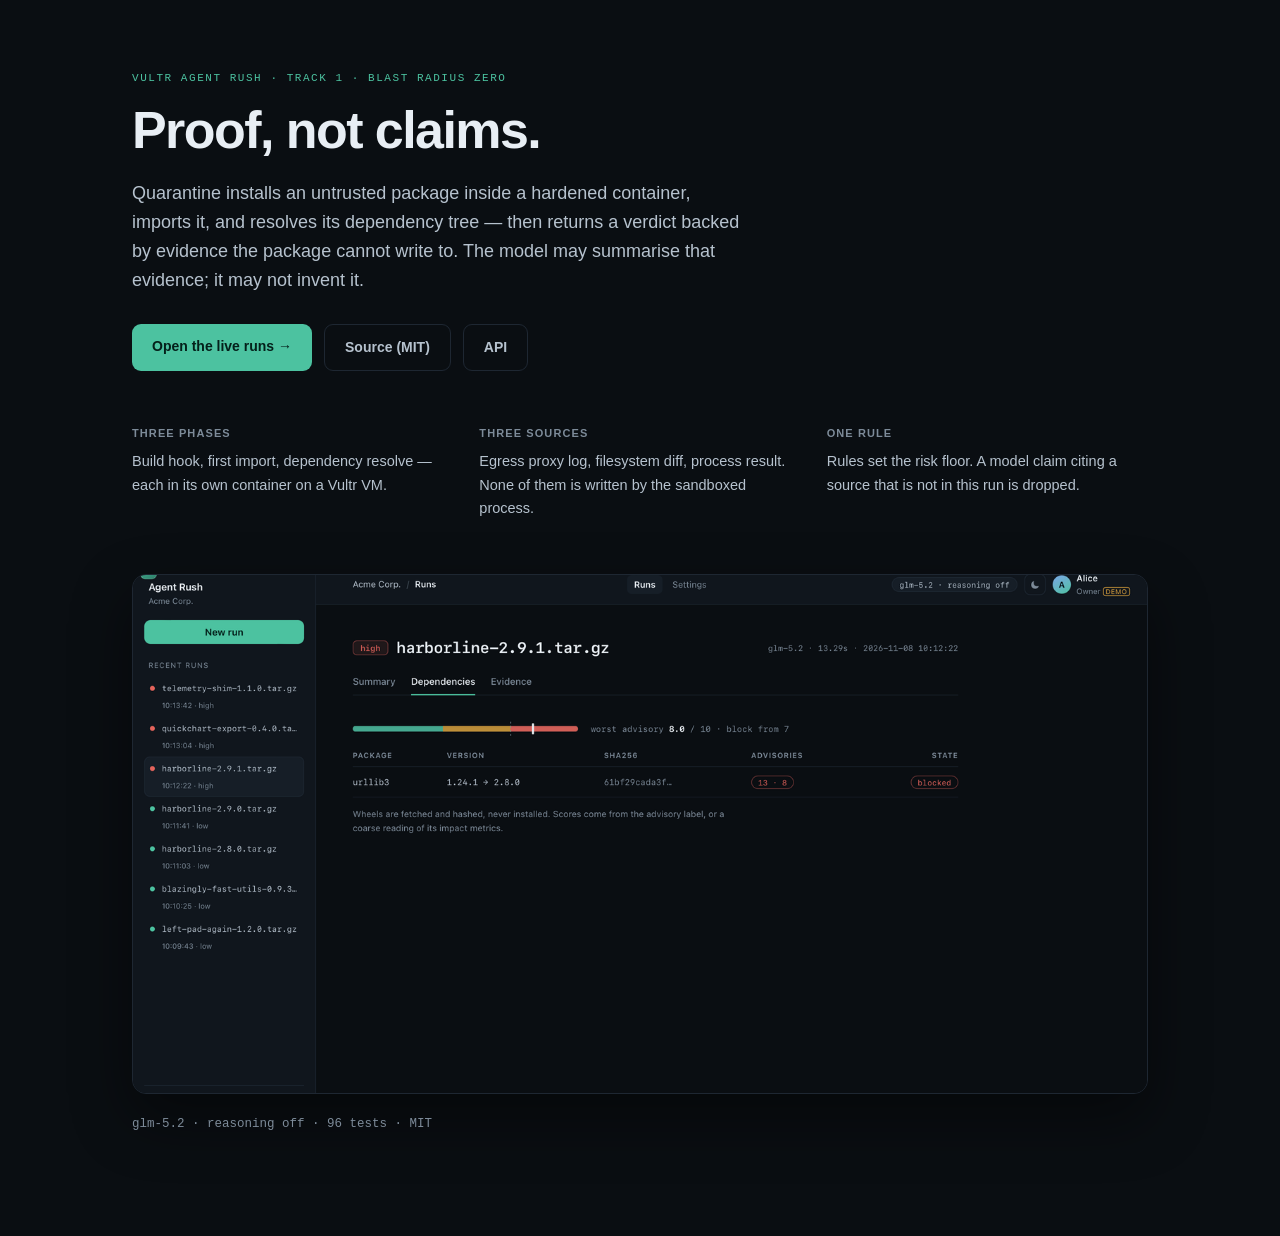
<file: web/hero.html>
<!DOCTYPE html>
<html lang="en" data-theme="dark">
<head>
<meta charset="utf-8">
<meta name="viewport" content="width=device-width, initial-scale=1">
<title>Quarantine — package triage before install</title>
<style>
  :root { --bg:#0a0e12; --surface:#10161d; --line:#1e2732; --text:#e8eef4; --dim:#b6c2ce; --muted:#7d8b99; --accent:#4cc2a0; --ink:#04201a; }
  * { box-sizing: border-box; }
  body { margin:0; background:var(--bg); color:var(--text);
         font:16px/1.6 -apple-system, BlinkMacSystemFont, "Segoe UI", Inter, sans-serif; -webkit-font-smoothing:antialiased; }
  .wrap { max-width: 1080px; margin: 0 auto; padding: 72px 32px 88px; }
  .eyebrow { font: 11px ui-monospace, Menlo, monospace; letter-spacing:.14em; text-transform:uppercase; color:var(--accent); }
  h1 { font-size: 52px; line-height: 1.1; letter-spacing:-.03em; margin: 18px 0 20px; max-width: 20ch; }
  .lede { font-size: 18px; color: var(--dim); max-width: 62ch; margin: 0 0 30px; }
  .cta { display:flex; gap:12px; flex-wrap:wrap; margin-bottom: 54px; }
  .btn { display:inline-block; padding: 11px 20px; border-radius: 9px; text-decoration:none; font-weight:650; font-size:14px; }
  .btn.primary { background: var(--accent); color: var(--ink); }
  .btn.ghost { border:1px solid var(--line); color: var(--dim); }
  .cols { display:grid; grid-template-columns: repeat(3, 1fr); gap: 26px; margin: 0 0 54px; }
  .col h3 { font-size: 11px; letter-spacing:.1em; text-transform:uppercase; color:var(--muted); margin: 0 0 8px; }
  .col p { margin:0; font-size: 14.5px; color: var(--dim); }
  .shot { border:1px solid var(--line); border-radius: 14px; overflow:hidden; box-shadow: 0 24px 60px rgba(0,0,0,.45); }
  .shot img { display:block; width:100%; height:auto; }
  .foot { margin-top: 20px; color: var(--muted); font-size: 12.5px; font-family: ui-monospace, Menlo, monospace; }
  @media (max-width: 820px) { h1 { font-size: 38px; } .cols { grid-template-columns: 1fr; } .wrap { padding: 44px 20px 60px; } }
</style>
</head>
<body>
<div class="wrap">
  <div class="eyebrow">Vultr Agent Rush · Track 1 · Blast Radius Zero</div>
  <h1>Proof, not claims.</h1>
  <p class="lede">Quarantine installs an untrusted package inside a hardened container, imports it,
    and resolves its dependency tree — then returns a verdict backed by evidence the package
    cannot write to. The model may summarise that evidence; it may not invent it.</p>

  <div class="cta">
    <a class="btn primary" href="/">Open the live runs →</a>
    <a class="btn ghost" href="https://github.com/derKosi/agent-rush">Source (MIT)</a>
    <a class="btn ghost" href="/api/docs">API</a>
  </div>

  <div class="cols">
    <div class="col"><h3>Three phases</h3><p>Build hook, first import, dependency resolve — each in its own container on a Vultr VM.</p></div>
    <div class="col"><h3>Three sources</h3><p>Egress proxy log, filesystem diff, process result. None of them is written by the sandboxed process.</p></div>
    <div class="col"><h3>One rule</h3><p>Rules set the risk floor. A model claim citing a source that is not in this run is dropped.</p></div>
  </div>

  <div class="shot"><img src="screenshots/deps.png" alt="The dependency tab: gauge, hash, advisories, blocked"></div>
  <p class="foot">glm-5.2 · reasoning off · 96 tests · MIT</p>
</div>
</body>
</html>
</file>
